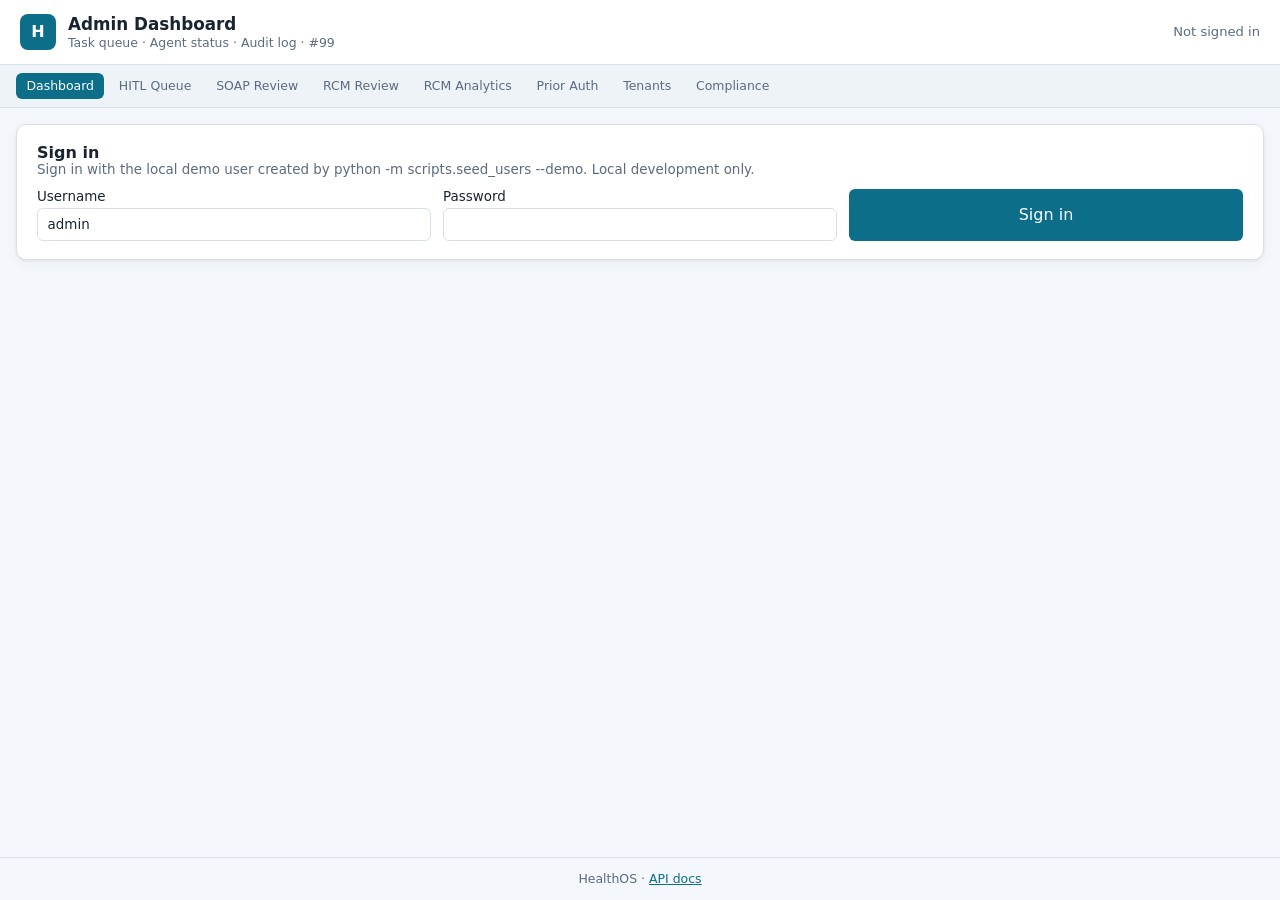
<file: ui/index.html>
<!DOCTYPE html>
<html lang="en">
<head>
  <meta charset="UTF-8" />
  <meta http-equiv="refresh" content="0;url=/ui/admin/" />
  <title>HealthOS UI</title>
</head>
<body>
  <p>Redirecting to <a href="/ui/admin/">Admin Dashboard</a>…</p>
</body>
</html>
</file>
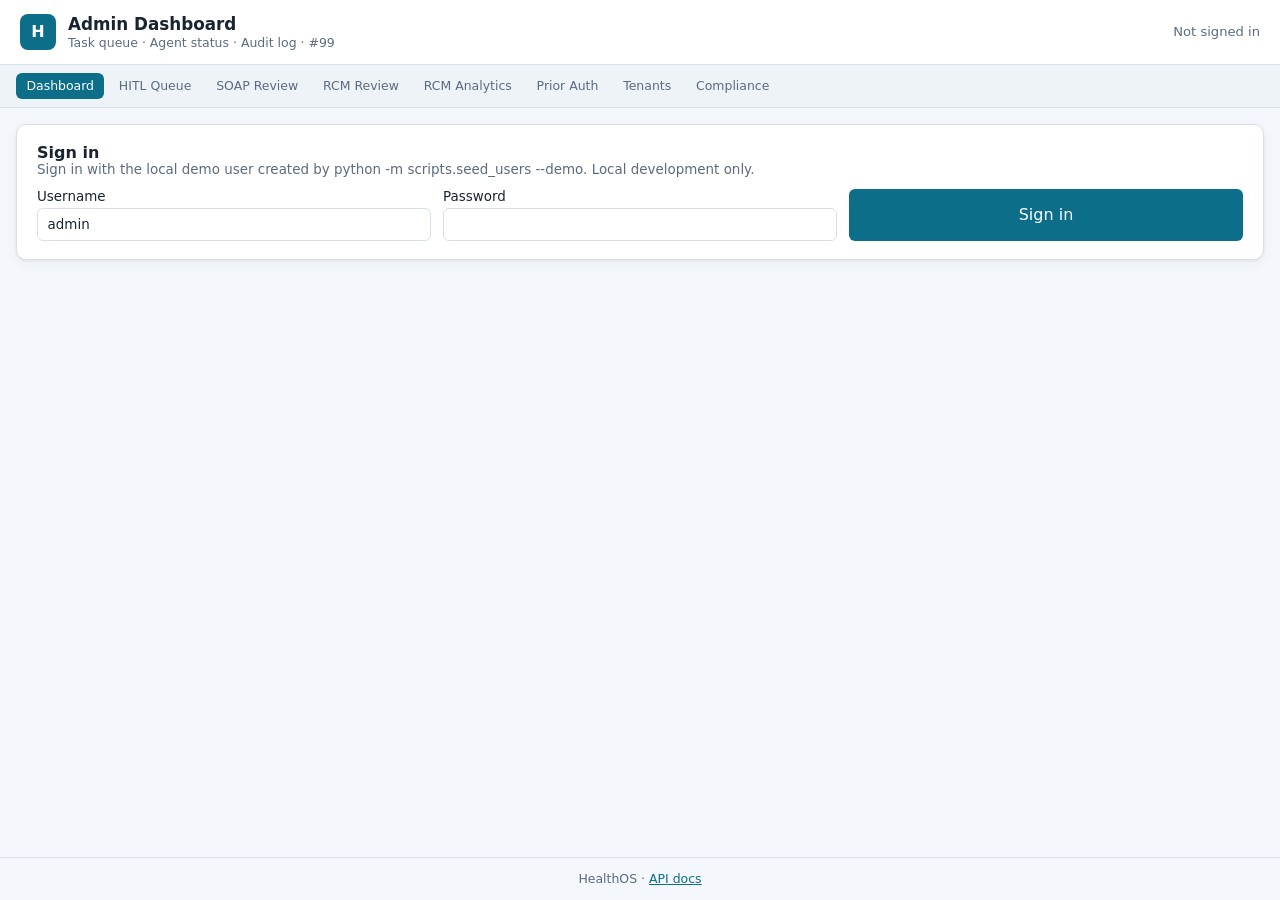
<file: ui/admin/index.html>
﻿<!DOCTYPE html>
<html lang="en">
<head>
  <meta charset="UTF-8" />
  <meta name="viewport" content="width=device-width, initial-scale=1.0" />
  <title>HealthOS — Admin Dashboard</title>
  <link rel="stylesheet" href="/ui/shared/healthos.css" />
</head>
<body>
  <header class="app-header">
    <div class="brand">
      <span class="brand-mark">H</span>
      <div>
        <h1>Admin Dashboard</h1>
        <p class="subtitle">Task queue · Agent status · Audit log · #99</p>
      </div>
    </div>
    <div id="auth-status" class="auth-status">Not signed in</div>
  </header>
  <nav class="top-nav"></nav>

  <main class="layout layout-wide">
    <section id="login-panel" class="card">
      <h2>Sign in</h2>
      <p class="hint">Sign in with the local demo user created by python -m scripts.seed_users --demo. Local development only.</p>
      <form id="login-form" class="form-grid">
        <label>Username <input type="text" id="username" value="admin" required /></label>
        <label>Password <input type="password" id="password" required /></label>
        <button type="submit" class="btn btn-primary">Sign in</button>
      </form>
      <p id="login-error" class="error hidden"></p>
    </section>

    <div id="dashboard" class="hidden">
      <section class="card">
        <div class="panel-head"><h2>Agent status</h2><button id="refresh-btn" class="btn btn-secondary btn-sm">Refresh</button></div>
        <div id="agent-indicators" class="agent-indicators"></div>
      </section>

      <section class="card">
        <h2>Task overview</h2>
        <div id="task-stats" class="stats-grid"></div>
      </section>

      <section class="card">
        <div class="panel-head">
          <h2>HITL review queue</h2>
          <a href="/ui/hitl-review/" class="btn btn-secondary btn-sm">Open HITL UI →</a>
        </div>
        <p class="hint"><span id="hitl-count">0</span> tasks awaiting approval</p>
        <div style="overflow-x:auto">
          <table class="data-table" id="hitl-table">
            <thead><tr><th>Priority</th><th>Type</th><th>Task ID</th><th>Confidence</th><th>Updated</th></tr></thead>
            <tbody></tbody>
          </table>
        </div>
      </section>

      <section class="card">
        <h2>Recent tasks</h2>
        <div style="overflow-x:auto">
          <table class="data-table" id="tasks-table">
            <thead><tr><th>Status</th><th>Type</th><th>Priority</th><th>Task ID</th><th>Updated</th></tr></thead>
            <tbody></tbody>
          </table>
        </div>
      </section>

      <section class="card">
        <div class="panel-head">
          <h2>Audit log</h2>
          <a href="/ui/compliance/" class="btn btn-secondary btn-sm">Compliance export →</a>
        </div>
        <div style="overflow-x:auto">
          <table class="data-table" id="audit-table">
            <thead><tr><th>Time</th><th>Action</th><th>Actor</th><th>Resource</th></tr></thead>
            <tbody></tbody>
          </table>
        </div>
      </section>
    </div>
    <p id="dash-error" class="error hidden"></p>
  </main>
  <footer class="app-footer">HealthOS · <a href="/docs" target="_blank">API docs</a></footer>
  <script src="/ui/shared/healthos.js"></script>
  <script src="app.js"></script>
</body>
</html>
</file>
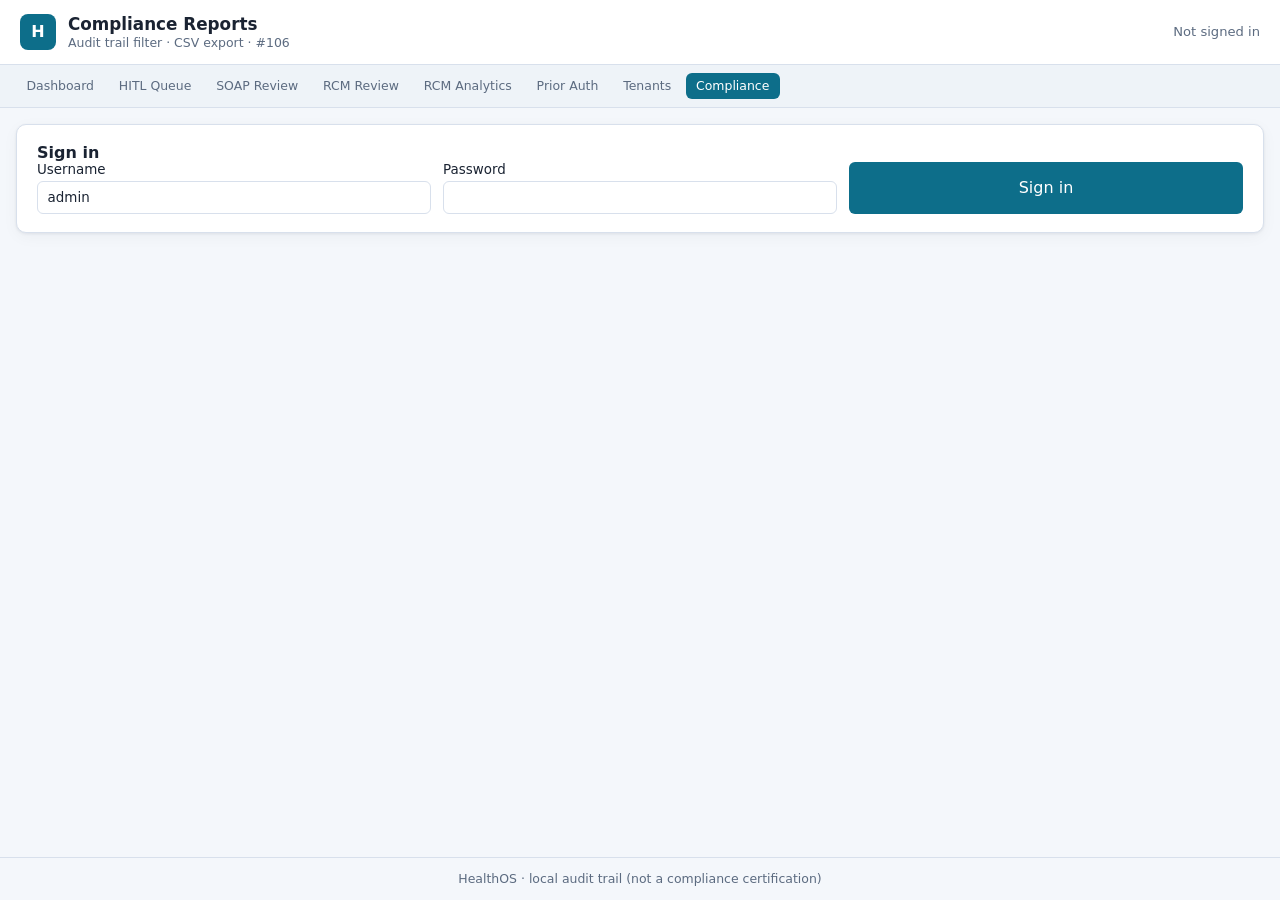
<file: ui/compliance/index.html>
﻿<!DOCTYPE html>
<html lang="en">
<head>
  <meta charset="UTF-8" />
  <meta name="viewport" content="width=device-width, initial-scale=1.0" />
  <title>HealthOS — Compliance Reports</title>
  <link rel="stylesheet" href="/ui/shared/healthos.css" />
</head>
<body>
  <header class="app-header">
    <div class="brand">
      <span class="brand-mark">H</span>
      <div>
        <h1>Compliance Reports</h1>
        <p class="subtitle">Audit trail filter · CSV export · #106</p>
      </div>
    </div>
    <div id="auth-status" class="auth-status">Not signed in</div>
  </header>
  <nav class="top-nav"></nav>

  <main class="layout layout-wide">
    <section id="login-panel" class="card">
      <h2>Sign in</h2>
      <form id="login-form" class="form-grid">
        <label>Username <input type="text" id="username" value="admin" required /></label>
        <label>Password <input type="password" id="password" required /></label>
        <button type="submit" class="btn btn-primary">Sign in</button>
      </form>
      <p id="login-error" class="error hidden"></p>
    </section>

    <section id="compliance-panel" class="card hidden">
      <h2>Filter audit trail</h2>
      <div class="form-grid">
        <label>Action contains <input id="filter-action" placeholder="e.g. RCM_CODE" /></label>
        <label>Actor ID <input id="filter-actor" placeholder="user UUID" /></label>
        <label>Resource type <input id="filter-resource" placeholder="e.g. claim" /></label>
        <label>Date from <input type="date" id="filter-from" /></label>
        <label>Date to <input type="date" id="filter-to" /></label>
        <div class="actions" style="align-items:flex-end">
          <button id="search-btn" class="btn btn-primary">Search</button>
          <button id="export-btn" class="btn btn-secondary">Export CSV</button>
        </div>
      </div>

      <div style="overflow-x:auto;margin-top:1rem">
        <table class="data-table" id="audit-table">
          <thead>
            <tr>
              <th>Time</th>
              <th>Action</th>
              <th>Actor</th>
              <th>Type</th>
              <th>Resource</th>
              <th>Task</th>
            </tr>
          </thead>
          <tbody></tbody>
        </table>
      </div>
      <p id="compliance-error" class="error hidden"></p>
    </section>
  </main>
  <footer class="app-footer">HealthOS · local audit trail (not a compliance certification)</footer>
  <script src="/ui/shared/healthos.js"></script>
  <script src="app.js"></script>
</body>
</html>
</file>
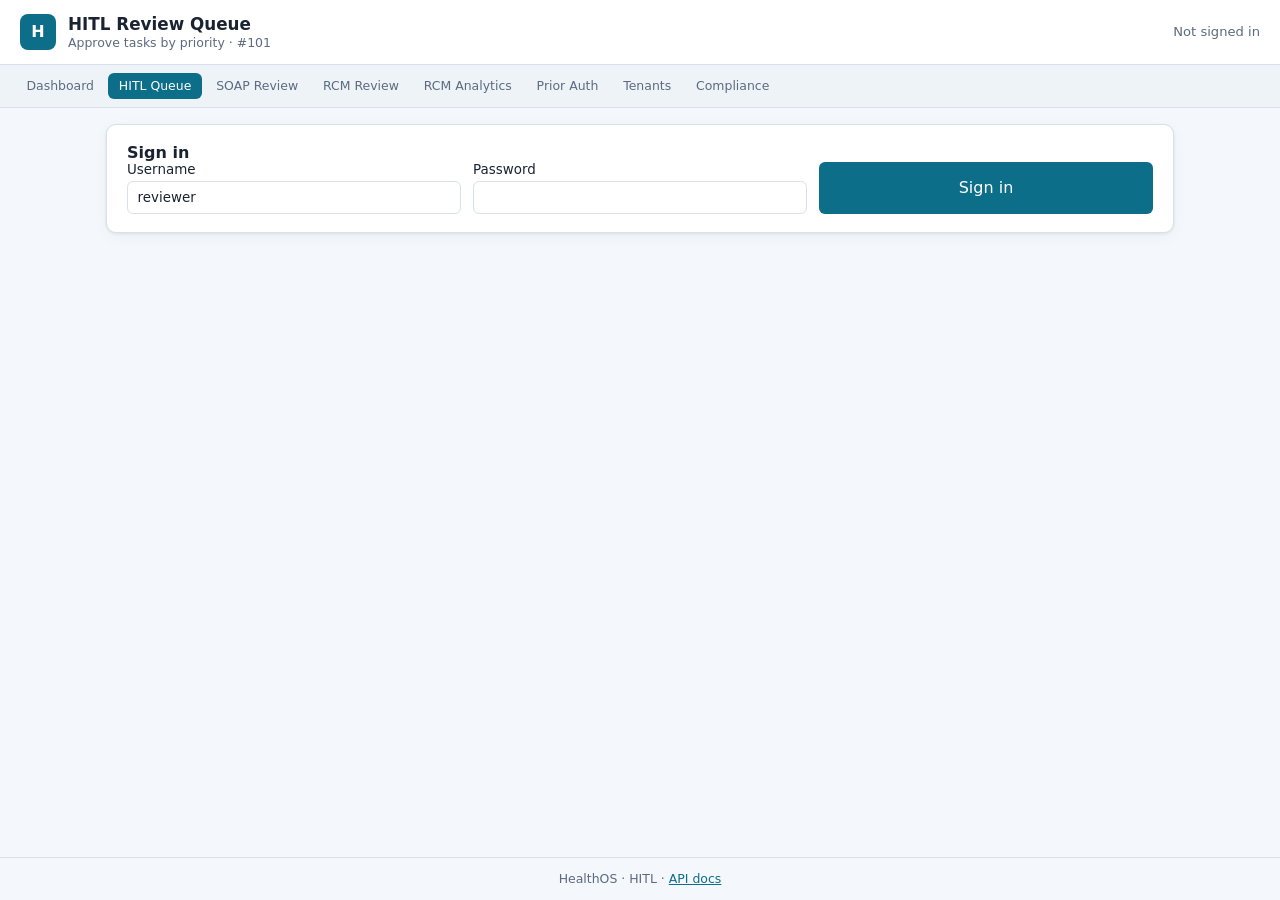
<file: ui/hitl-review/index.html>
<!DOCTYPE html>
<html lang="en">
<head>
  <meta charset="UTF-8" />
  <meta name="viewport" content="width=device-width, initial-scale=1.0" />
  <title>HealthOS — HITL Review Queue</title>
  <link rel="stylesheet" href="/ui/shared/healthos.css" />
</head>
<body>
  <header class="app-header">
    <div class="brand">
      <span class="brand-mark">H</span>
      <div>
        <h1>HITL Review Queue</h1>
        <p class="subtitle">Approve tasks by priority · #101</p>
      </div>
    </div>
    <div id="auth-status" class="auth-status">Not signed in</div>
  </header>
  <nav class="top-nav"></nav>

  <main class="layout">
    <section id="login-panel" class="card">
      <h2>Sign in</h2>
      <form id="login-form" class="form-grid">
        <label>Username <input type="text" id="username" value="reviewer" required /></label>
        <label>Password <input type="password" id="password" required /></label>
        <button type="submit" class="btn btn-primary">Sign in</button>
      </form>
      <p id="login-error" class="error hidden"></p>
    </section>

    <section id="queue-panel" class="card hidden">
      <div class="panel-head">
        <h2>Tasks awaiting approval</h2>
        <button id="refresh-btn" class="btn btn-secondary btn-sm">Refresh</button>
      </div>
      <div id="queue-list"></div>
      <p id="queue-error" class="error hidden"></p>
    </section>
  </main>
  <footer class="app-footer">HealthOS · HITL · <a href="/docs" target="_blank">API docs</a></footer>
  <script src="/ui/shared/healthos.js"></script>
  <script src="app.js"></script>
</body>
</html>
</file>
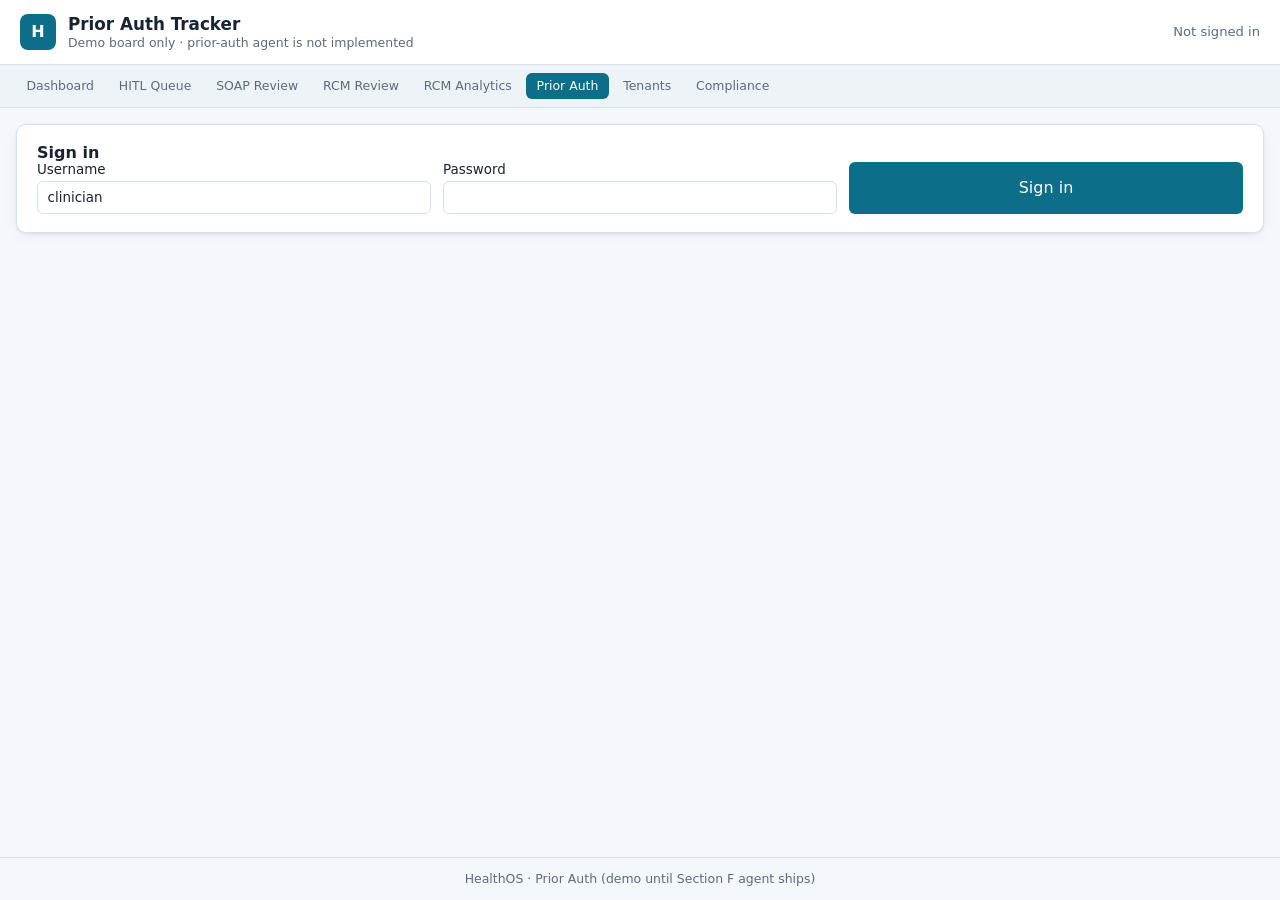
<file: ui/prior-auth/index.html>
﻿<!DOCTYPE html>
<html lang="en">
<head>
  <meta charset="UTF-8" />
  <meta name="viewport" content="width=device-width, initial-scale=1.0" />
  <title>HealthOS — Prior Auth Tracker</title>
  <link rel="stylesheet" href="/ui/shared/healthos.css" />
</head>
<body>
  <header class="app-header">
    <div class="brand">
      <span class="brand-mark">H</span>
      <div>
        <h1>Prior Auth Tracker</h1>
        <p class="subtitle">Demo board only · prior-auth agent is not implemented</p>
      </div>
    </div>
    <div id="auth-status" class="auth-status">Not signed in</div>
  </header>
  <nav class="top-nav"></nav>

  <main class="layout layout-wide">
    <section id="login-panel" class="card">
      <h2>Sign in</h2>
      <form id="login-form" class="form-grid">
        <label>Username <input type="text" id="username" value="clinician" required /></label>
        <label>Password <input type="password" id="password" required /></label>
        <button type="submit" class="btn btn-primary">Sign in</button>
      </form>
      <p id="login-error" class="error hidden"></p>
    </section>

    <section id="board-panel" class="card hidden">
      <div class="panel-head">
        <h2>Authorization board</h2>
        <button id="seed-btn" class="btn btn-secondary btn-sm">Seed demo cards</button>
      </div>
      <p id="board-note" class="hint"></p>
      <div class="kanban" id="kanban"></div>
      <p id="board-error" class="error hidden"></p>
    </section>
  </main>
  <footer class="app-footer">HealthOS · Prior Auth (demo until Section F agent ships)</footer>
  <script src="/ui/shared/healthos.js"></script>
  <script src="app.js"></script>
</body>
</html>
</file>
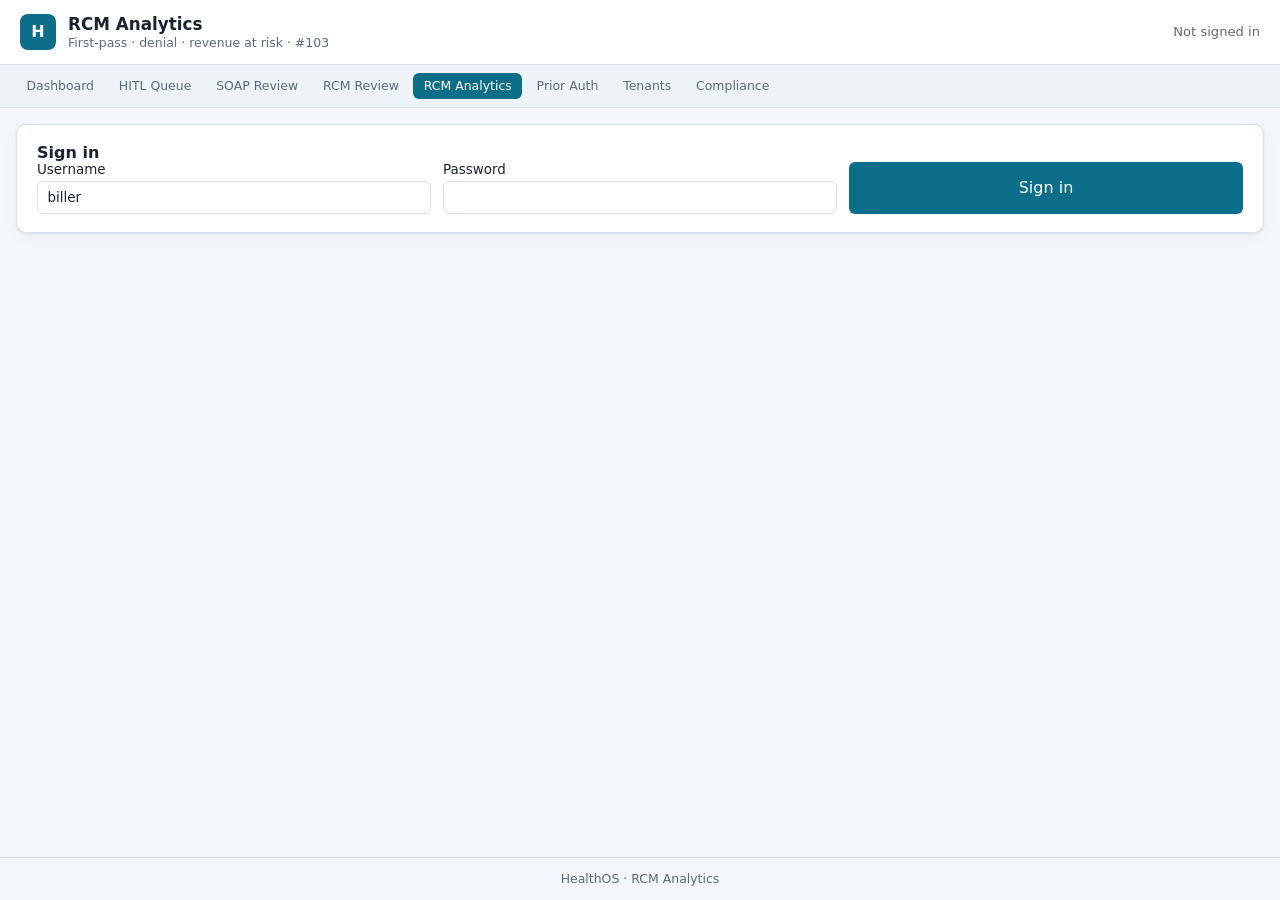
<file: ui/rcm-analytics/index.html>
﻿<!DOCTYPE html>
<html lang="en">
<head>
  <meta charset="UTF-8" />
  <meta name="viewport" content="width=device-width, initial-scale=1.0" />
  <title>HealthOS — RCM Analytics</title>
  <link rel="stylesheet" href="/ui/shared/healthos.css" />
</head>
<body>
  <header class="app-header">
    <div class="brand">
      <span class="brand-mark">H</span>
      <div>
        <h1>RCM Analytics</h1>
        <p class="subtitle">First-pass · denial · revenue at risk · #103</p>
      </div>
    </div>
    <div id="auth-status" class="auth-status">Not signed in</div>
  </header>
  <nav class="top-nav"></nav>

  <main class="layout layout-wide">
    <section id="login-panel" class="card">
      <h2>Sign in</h2>
      <form id="login-form" class="form-grid">
        <label>Username <input type="text" id="username" value="biller" required /></label>
        <label>Password <input type="password" id="password" required /></label>
        <button type="submit" class="btn btn-primary">Sign in</button>
      </form>
      <p id="login-error" class="error hidden"></p>
    </section>

    <div id="analytics-panel" class="hidden">
      <section class="card">
        <h2>Filters</h2>
        <div class="form-grid">
          <label>Date from <input type="date" id="date-from" /></label>
          <label>Date to <input type="date" id="date-to" /></label>
          <label>Payer <input type="text" id="payer-filter" placeholder="e.g. UHC" /></label>
          <div class="actions" style="align-items:flex-end">
            <button id="apply-btn" class="btn btn-primary">Apply</button>
          </div>
        </div>
      </section>

      <section class="card">
        <h2>Summary</h2>
        <div id="summary-stats" class="stats-grid"></div>
        <p id="analytics-note" class="hint"></p>
      </section>

      <div class="form-grid">
        <section class="card">
          <h2>Denials by payer</h2>
          <div id="payer-chart"></div>
        </section>
        <section class="card">
          <h2>Denials by CPT</h2>
          <div id="cpt-chart"></div>
        </section>
      </div>

      <section class="card">
        <h2>Claims by status</h2>
        <table class="data-table" id="status-table">
          <thead><tr><th>Status</th><th>Count</th></tr></thead>
          <tbody></tbody>
        </table>
      </section>
    </div>
    <p id="analytics-error" class="error hidden"></p>
  </main>
  <footer class="app-footer">HealthOS · RCM Analytics</footer>
  <script src="/ui/shared/healthos.js"></script>
  <script src="app.js"></script>
</body>
</html>
</file>
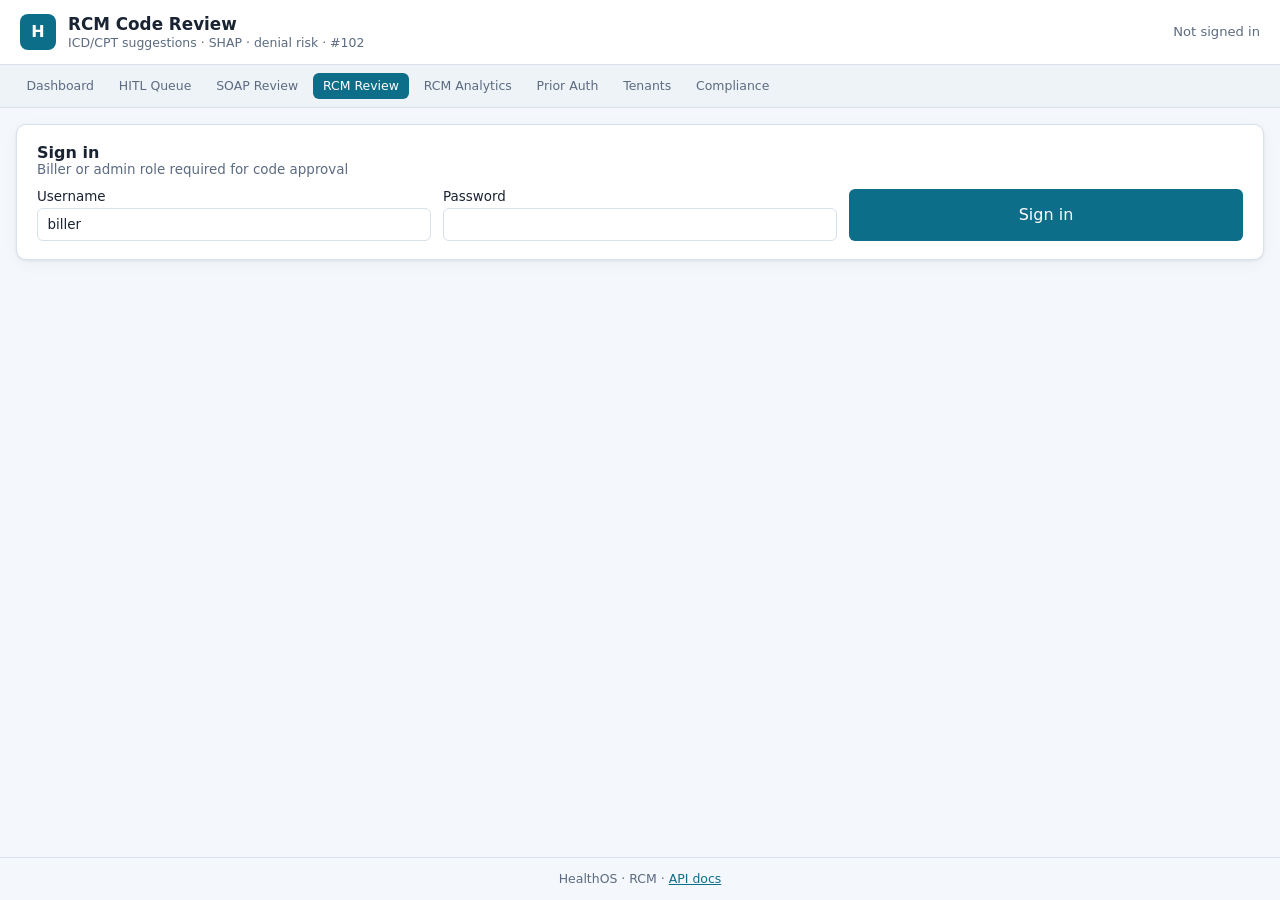
<file: ui/rcm-review/index.html>
﻿<!DOCTYPE html>
<html lang="en">
<head>
  <meta charset="UTF-8" />
  <meta name="viewport" content="width=device-width, initial-scale=1.0" />
  <title>HealthOS — RCM Code Review</title>
  <link rel="stylesheet" href="/ui/shared/healthos.css" />
</head>
<body>
  <header class="app-header">
    <div class="brand">
      <span class="brand-mark">H</span>
      <div>
        <h1>RCM Code Review</h1>
        <p class="subtitle">ICD/CPT suggestions · SHAP · denial risk · #102</p>
      </div>
    </div>
    <div id="auth-status" class="auth-status">Not signed in</div>
  </header>
  <nav class="top-nav"></nav>

  <main class="layout layout-wide">
    <section id="login-panel" class="card">
      <h2>Sign in</h2>
      <p class="hint">Biller or admin role required for code approval</p>
      <form id="login-form" class="form-grid">
        <label>Username <input type="text" id="username" value="biller" required /></label>
        <label>Password <input type="password" id="password" required /></label>
        <button type="submit" class="btn btn-primary">Sign in</button>
      </form>
      <p id="login-error" class="error hidden"></p>
    </section>

    <section id="intake-panel" class="card hidden">
      <div class="panel-head">
        <h2>1. Submit code audit</h2>
        <button id="bootstrap-btn" class="btn btn-secondary btn-sm">Load demo encounters</button>
      </div>
      <div class="form-grid">
        <label class="full-width">Encounter
          <select id="encounter-select"><option value="">— Select —</option></select>
        </label>
        <label class="full-width">Clinical note
          <textarea id="clinical-note" rows="8" placeholder="Paste clinical note text…"></textarea>
        </label>
        <label>Specialty <input id="specialty" value="GENERAL" /></label>
        <label>Payer <input id="payer" value="UHC" /></label>
      </div>
      <div class="actions">
        <button id="audit-btn" class="btn btn-primary">Run code audit</button>
      </div>
      <p id="intake-status" class="hint hidden"></p>
      <p id="intake-error" class="error hidden"></p>
    </section>

    <section id="review-panel" class="card hidden">
      <div class="panel-head"><h2>2. Review &amp; approve codes</h2><div id="risk-badge" class="badge"></div></div>

      <div class="form-grid">
        <div class="card" style="box-shadow:none">
          <h2>ICD-10 suggestions</h2>
          <div id="icd-list"></div>
          <h2 style="margin-top:1rem">SHAP (ICD primary)</h2>
          <div id="shap-icd"></div>
        </div>
        <div class="card" style="box-shadow:none">
          <h2>CPT suggestions</h2>
          <div id="cpt-list"></div>
          <h2 style="margin-top:1rem">SHAP (CPT primary)</h2>
          <div id="shap-cpt"></div>
        </div>
      </div>

      <div class="card" style="margin-top:0.75rem;box-shadow:none">
        <h2>Validation &amp; pre-bill audit</h2>
        <div id="validation-result"></div>
        <div id="prebill-result" style="margin-top:0.5rem"></div>
      </div>

      <div class="form-grid" style="margin-top:0.75rem">
        <label>Override ICD-10 <input id="override-icd" placeholder="Optional override code" /></label>
        <label>Override CPT <input id="override-cpt" placeholder="Optional override code" /></label>
        <label class="full-width">Reviewer notes
          <textarea id="reviewer-notes" rows="2"></textarea>
        </label>
      </div>
      <div class="actions">
        <button id="approve-btn" class="btn btn-success">Approve codes</button>
        <button id="reject-btn" class="btn btn-danger">Reject</button>
      </div>
      <p id="review-error" class="error hidden"></p>
      <p id="review-result" class="hint hidden"></p>
    </section>
  </main>
  <footer class="app-footer">HealthOS · RCM · <a href="/docs" target="_blank">API docs</a></footer>
  <script src="/ui/shared/healthos.js"></script>
  <script src="app.js"></script>
</body>
</html>
</file>
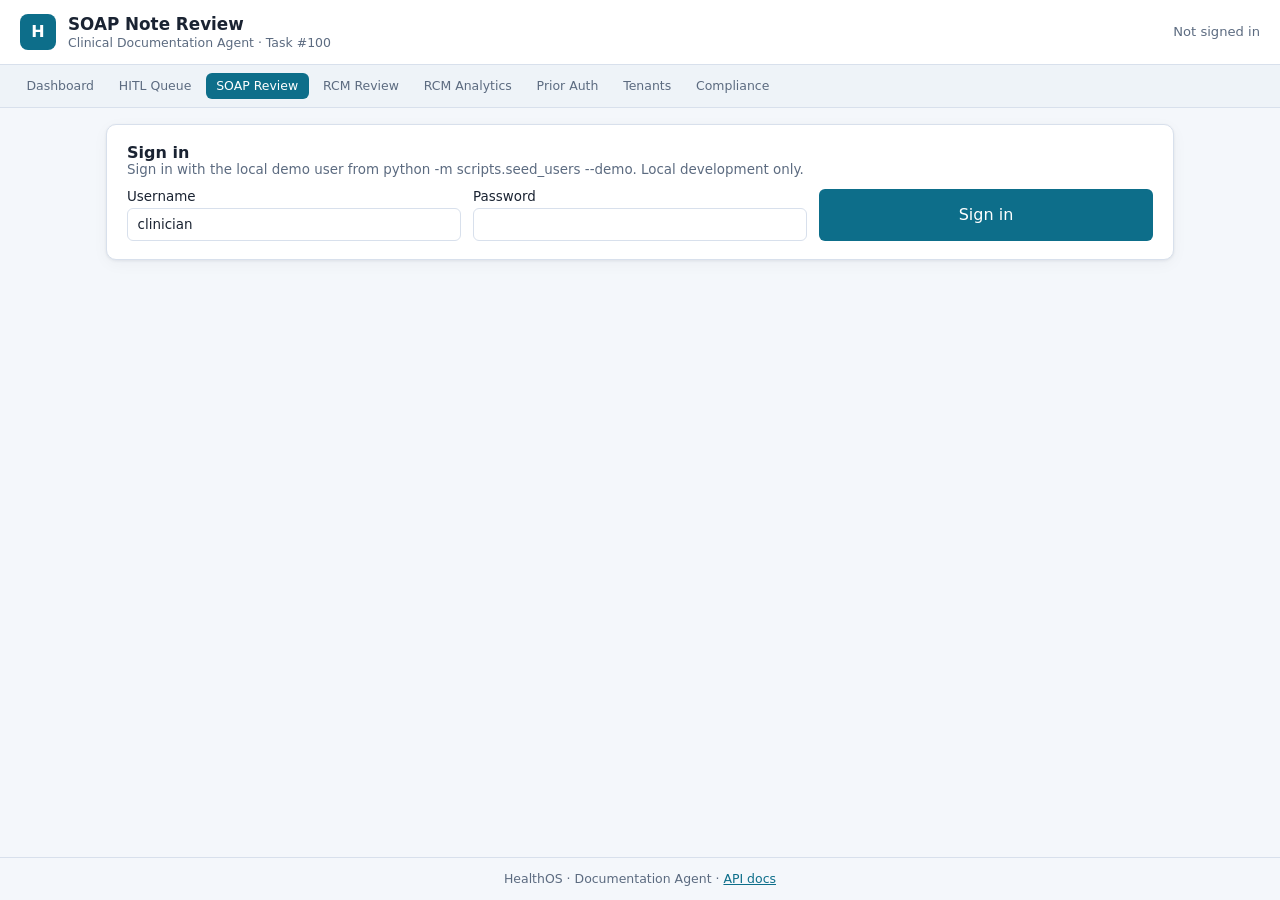
<file: ui/soap-review/index.html>
﻿<!DOCTYPE html>
<html lang="en">
<head>
  <meta charset="UTF-8" />
  <meta name="viewport" content="width=device-width, initial-scale=1.0" />
  <title>HealthOS — SOAP Note Review</title>
  <link rel="stylesheet" href="/ui/shared/healthos.css" />
  <link rel="stylesheet" href="styles.css" />
</head>
<body>
  <header class="app-header">
    <div class="brand">
      <span class="brand-mark">H</span>
      <div>
        <h1>SOAP Note Review</h1>
        <p class="subtitle">Clinical Documentation Agent · Task #100</p>
      </div>
    </div>
    <div id="auth-status" class="auth-status">Not signed in</div>
  </header>
  <nav class="top-nav"></nav>

  <main class="layout">
    <!-- Login -->
    <section id="login-panel" class="card">
      <h2>Sign in</h2>
      <p class="hint">Sign in with the local demo user from python -m scripts.seed_users --demo. Local development only.</p>
      <form id="login-form" class="form-grid">
        <label>
          Username
          <input type="text" id="username" autocomplete="username" value="clinician" required />
        </label>
        <label>
          Password
          <input type="password" id="password" autocomplete="current-password" required />
        </label>
        <button type="submit" class="btn btn-primary">Sign in</button>
      </form>
      <p id="login-error" class="error hidden"></p>
    </section>

    <!-- Intake -->
    <section id="intake-panel" class="card hidden">
      <div class="panel-head">
        <h2>1. Transcript intake</h2>
        <button type="button" id="bootstrap-btn" class="btn btn-secondary btn-sm">Load demo encounters</button>
      </div>

      <div class="form-grid">
        <label class="full-width">
          Encounter
          <select id="encounter-select">
            <option value="">— Select encounter —</option>
          </select>
        </label>
        <label class="full-width">
          Visit transcript
          <textarea id="transcript" rows="10" placeholder="Select an encounter to load a demo transcript, or paste your own…"></textarea>
        </label>
      </div>

      <div class="actions">
        <button type="button" id="generate-btn" class="btn btn-primary">Generate SOAP note</button>
      </div>

      <div id="task-status" class="status-bar hidden">
        <span id="status-label">Processing…</span>
        <span id="confidence-badge" class="badge hidden"></span>
      </div>
      <p id="intake-error" class="error hidden"></p>
    </section>

    <!-- Review -->
    <section id="review-panel" class="card hidden">
      <div class="panel-head">
        <h2>2. Review &amp; approve</h2>
        <div id="meta-chips" class="chips"></div>
      </div>

      <p class="hint">Edit any section before approval. Changed sections are highlighted.</p>

      <div class="soap-grid">
        <label class="soap-field" data-key="subjective">
          <span class="soap-label">Subjective <em class="edited-tag hidden">edited</em></span>
          <textarea id="soap-subjective" rows="6"></textarea>
        </label>
        <label class="soap-field" data-key="objective">
          <span class="soap-label">Objective <em class="edited-tag hidden">edited</em></span>
          <textarea id="soap-objective" rows="6"></textarea>
        </label>
        <label class="soap-field" data-key="assessment">
          <span class="soap-label">Assessment <em class="edited-tag hidden">edited</em></span>
          <textarea id="soap-assessment" rows="5"></textarea>
        </label>
        <label class="soap-field" data-key="plan">
          <span class="soap-label">Plan <em class="edited-tag hidden">edited</em></span>
          <textarea id="soap-plan" rows="6"></textarea>
        </label>
      </div>

      <div class="actions">
        <button type="button" id="approve-btn" class="btn btn-success">Approve &amp; write to FHIR</button>
        <button type="button" id="reject-btn" class="btn btn-danger btn-outline">Reject note</button>
      </div>
      <p id="review-error" class="error hidden"></p>
      <div id="approval-result" class="result-banner hidden"></div>
    </section>
  </main>

  <footer class="app-footer">
    HealthOS · Documentation Agent · <a href="/docs" target="_blank">API docs</a>
  </footer>

  <script src="/ui/shared/healthos.js"></script>
  <script src="app.js"></script>
</body>
</html>
</file>
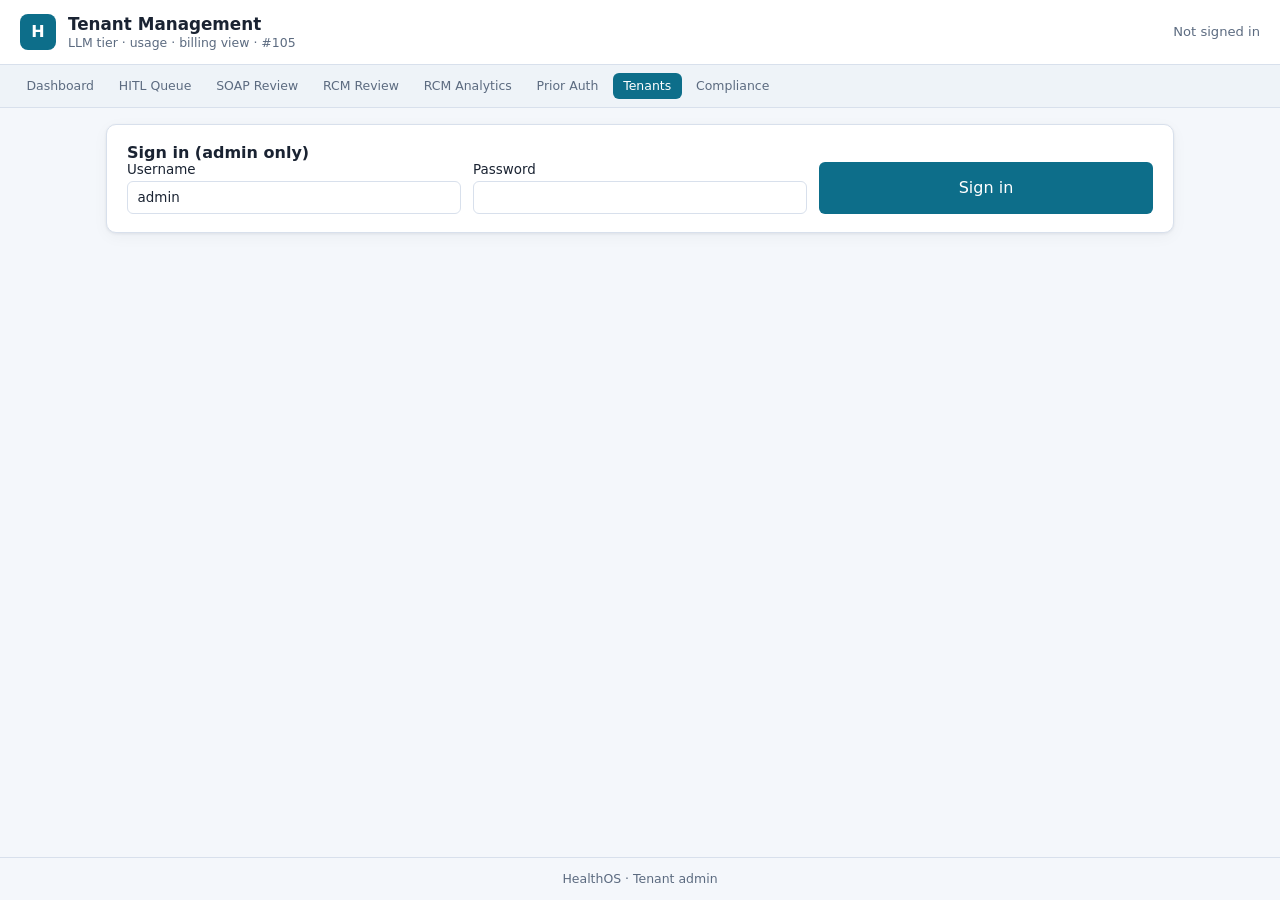
<file: ui/tenant-mgmt/index.html>
﻿<!DOCTYPE html>
<html lang="en">
<head>
  <meta charset="UTF-8" />
  <meta name="viewport" content="width=device-width, initial-scale=1.0" />
  <title>HealthOS — Tenant Management</title>
  <link rel="stylesheet" href="/ui/shared/healthos.css" />
</head>
<body>
  <header class="app-header">
    <div class="brand">
      <span class="brand-mark">H</span>
      <div>
        <h1>Tenant Management</h1>
        <p class="subtitle">LLM tier · usage · billing view · #105</p>
      </div>
    </div>
    <div id="auth-status" class="auth-status">Not signed in</div>
  </header>
  <nav class="top-nav"></nav>

  <main class="layout">
    <section id="login-panel" class="card">
      <h2>Sign in (admin only)</h2>
      <form id="login-form" class="form-grid">
        <label>Username <input type="text" id="username" value="admin" required /></label>
        <label>Password <input type="password" id="password" required /></label>
        <button type="submit" class="btn btn-primary">Sign in</button>
      </form>
      <p id="login-error" class="error hidden"></p>
    </section>

    <section id="tenant-panel" class="card hidden">
      <h2>Tenants</h2>
      <p class="hint">Configure per-tenant LLM routing tier (stored in Redis). Task counts reflect Postgres usage.</p>
      <div style="overflow-x:auto">
        <table class="data-table" id="tenant-table">
          <thead>
            <tr>
              <th>Tenant</th>
              <th>Users</th>
              <th>Tasks</th>
              <th>LLM tier</th>
              <th>Display name</th>
              <th></th>
            </tr>
          </thead>
          <tbody></tbody>
        </table>
      </div>
      <p id="tenant-error" class="error hidden"></p>
    </section>
  </main>
  <footer class="app-footer">HealthOS · Tenant admin</footer>
  <script src="/ui/shared/healthos.js"></script>
  <script src="app.js"></script>
</body>
</html>
</file>
<file: ui/shared/healthos.css>
/* HealthOS shared clinician/admin UI — Section J (#107 mobile-responsive) */
:root {
  --bg: #f4f7fb;
  --surface: #ffffff;
  --border: #d8e0ec;
  --text: #1a2332;
  --muted: #5c6b80;
  --primary: #0d6e8a;
  --primary-hover: #0a5870;
  --success: #1a7f4b;
  --danger: #b42318;
  --warn-bg: #fff8e6;
  --warn-border: #f0c040;
  --edited-bg: #fffbeb;
  --radius: 10px;
  --shadow: 0 1px 3px rgba(26, 35, 50, 0.08), 0 4px 16px rgba(26, 35, 50, 0.04);
  font-family: "Segoe UI", system-ui, -apple-system, sans-serif;
  color: var(--text);
  background: var(--bg);
}

*, *::before, *::after { box-sizing: border-box; }

body {
  margin: 0;
  min-height: 100vh;
  display: flex;
  flex-direction: column;
}

.app-header {
  display: flex;
  align-items: center;
  justify-content: space-between;
  padding: 0.85rem 1.25rem;
  background: var(--surface);
  border-bottom: 1px solid var(--border);
  flex-wrap: wrap;
  gap: 0.5rem;
}

.brand {
  display: flex;
  align-items: center;
  gap: 0.75rem;
}

.brand-mark {
  width: 36px;
  height: 36px;
  border-radius: 8px;
  background: var(--primary);
  color: #fff;
  display: grid;
  place-items: center;
  font-weight: 700;
}

.brand h1 { margin: 0; font-size: 1.05rem; font-weight: 600; }
.subtitle { margin: 0.1rem 0 0; font-size: 0.78rem; color: var(--muted); }

.top-nav {
  display: flex;
  gap: 0.25rem;
  flex-wrap: wrap;
  padding: 0.5rem 1rem;
  background: #eef3f8;
  border-bottom: 1px solid var(--border);
  overflow-x: auto;
}

.top-nav a {
  font-size: 0.78rem;
  padding: 0.35rem 0.65rem;
  border-radius: 6px;
  text-decoration: none;
  color: var(--muted);
  white-space: nowrap;
}

.top-nav a:hover { background: #dce4ef; color: var(--text); }
.top-nav a.active { background: var(--primary); color: #fff; }

.auth-status { font-size: 0.82rem; color: var(--muted); }

.layout {
  flex: 1;
  width: min(1100px, 100%);
  margin: 0 auto;
  padding: 1rem 1rem 2rem;
  display: flex;
  flex-direction: column;
  gap: 1rem;
}

.layout-wide { width: min(1280px, 100%); }

.card {
  background: var(--surface);
  border: 1px solid var(--border);
  border-radius: var(--radius);
  box-shadow: var(--shadow);
  padding: 1.1rem 1.25rem;
}

.card h2 { margin: 0; font-size: 1rem; font-weight: 600; }
.panel-head {
  display: flex;
  align-items: center;
  justify-content: space-between;
  gap: 1rem;
  margin-bottom: 0.75rem;
  flex-wrap: wrap;
}

.hint { margin: 0 0 0.75rem; font-size: 0.84rem; color: var(--muted); }

.form-grid {
  display: grid;
  grid-template-columns: repeat(auto-fit, minmax(200px, 1fr));
  gap: 0.75rem;
}
.form-grid .full-width { grid-column: 1 / -1; }

label {
  display: flex;
  flex-direction: column;
  gap: 0.3rem;
  font-size: 0.84rem;
  font-weight: 500;
}

input, select, textarea {
  font: inherit;
  padding: 0.5rem 0.6rem;
  border: 1px solid var(--border);
  border-radius: 6px;
  background: #fff;
  color: var(--text);
}
textarea { resize: vertical; line-height: 1.45; min-height: 80px; }

input:focus, select:focus, textarea:focus {
  outline: 2px solid rgba(13, 110, 138, 0.35);
  border-color: var(--primary);
}

.actions { display: flex; gap: 0.5rem; margin-top: 0.85rem; flex-wrap: wrap; }

.btn {
  font: inherit;
  font-weight: 500;
  padding: 0.5rem 0.9rem;
  border-radius: 6px;
  border: none;
  cursor: pointer;
  transition: background 0.15s;
}
.btn:disabled { opacity: 0.55; cursor: not-allowed; }
.btn-primary { background: var(--primary); color: #fff; }
.btn-primary:hover:not(:disabled) { background: var(--primary-hover); }
.btn-secondary { background: #e8eef5; color: var(--text); }
.btn-secondary:hover:not(:disabled) { background: #dce4ef; }
.btn-success { background: var(--success); color: #fff; }
.btn-danger { background: var(--danger); color: #fff; }
.btn-sm { font-size: 0.78rem; padding: 0.35rem 0.65rem; }

.error { margin: 0.6rem 0 0; color: var(--danger); font-size: 0.84rem; }
.hidden { display: none !important; }

.stats-grid {
  display: grid;
  grid-template-columns: repeat(auto-fit, minmax(140px, 1fr));
  gap: 0.65rem;
}

.stat-card {
  padding: 0.75rem;
  border-radius: 8px;
  background: #f8fafc;
  border: 1px solid var(--border);
}
.stat-card .value { font-size: 1.4rem; font-weight: 700; }
.stat-card .label { font-size: 0.75rem; color: var(--muted); }

.agent-indicators {
  display: flex;
  gap: 0.5rem;
  flex-wrap: wrap;
}
.agent-dot {
  display: flex;
  align-items: center;
  gap: 0.35rem;
  font-size: 0.78rem;
  padding: 0.3rem 0.55rem;
  border-radius: 999px;
  background: #f0f4f8;
}
.agent-dot::before {
  content: "";
  width: 8px;
  height: 8px;
  border-radius: 50%;
  background: #94a3b8;
}
.agent-dot.ok::before { background: var(--success); }
.agent-dot.err::before { background: var(--danger); }

.data-table {
  width: 100%;
  border-collapse: collapse;
  font-size: 0.82rem;
}
.data-table th, .data-table td {
  text-align: left;
  padding: 0.5rem 0.6rem;
  border-bottom: 1px solid var(--border);
}
.data-table th { color: var(--muted); font-weight: 600; }
.data-table tr:hover td { background: #f8fafc; }

.badge {
  font-size: 0.72rem;
  padding: 0.12rem 0.45rem;
  border-radius: 999px;
  background: #dbeafe;
  color: #1e40af;
  font-weight: 600;
}
.badge.urgent { background: #fee2e2; color: #991b1b; }
.badge.high { background: #ffedd5; color: #9a3412; }
.badge.blocked { background: #fef3c7; color: #92400e; }
.badge.ok { background: #dcfce7; color: #166534; }

.chips { display: flex; gap: 0.35rem; flex-wrap: wrap; }
.chip {
  font-size: 0.72rem;
  padding: 0.15rem 0.5rem;
  border-radius: 999px;
  background: #f0f4f8;
  color: var(--muted);
}

.kanban {
  display: grid;
  grid-template-columns: repeat(auto-fit, minmax(180px, 1fr));
  gap: 0.75rem;
}
.kanban-col {
  background: #f8fafc;
  border: 1px solid var(--border);
  border-radius: 8px;
  padding: 0.6rem;
  min-height: 200px;
}
.kanban-col h3 {
  margin: 0 0 0.5rem;
  font-size: 0.78rem;
  text-transform: uppercase;
  color: var(--muted);
}
.kanban-card {
  background: var(--surface);
  border: 1px solid var(--border);
  border-radius: 6px;
  padding: 0.55rem;
  margin-bottom: 0.45rem;
  font-size: 0.8rem;
}
.kanban-card select { margin-top: 0.35rem; width: 100%; font-size: 0.75rem; }

.shap-bar {
  display: flex;
  align-items: center;
  gap: 0.5rem;
  margin: 0.25rem 0;
  font-size: 0.78rem;
}
.shap-bar .bar {
  flex: 1;
  height: 6px;
  background: #e2e8f0;
  border-radius: 3px;
  overflow: hidden;
}
.shap-bar .fill {
  height: 100%;
  background: var(--primary);
}

.app-footer {
  text-align: center;
  padding: 0.85rem;
  font-size: 0.78rem;
  color: var(--muted);
  border-top: 1px solid var(--border);
}
.app-footer a { color: var(--primary); }

@media (max-width: 720px) {
  .app-header { flex-direction: column; align-items: flex-start; }
  .top-nav { padding: 0.4rem 0.6rem; }
  .data-table { font-size: 0.75rem; }
  .data-table th, .data-table td { padding: 0.4rem; }
  .kanban { grid-template-columns: 1fr; }
  .btn { min-height: 44px; } /* touch-friendly HITL on mobile (#107) */
}
</file>
<file: ui/soap-review/styles.css>
/* SOAP review — page-specific styles (shared base in /ui/shared/healthos.css) */

.status-bar {
  margin-top: 0.75rem;
  padding: 0.6rem 0.75rem;
  background: #eef4ff;
  border-radius: 6px;
  font-size: 0.85rem;
  display: flex;
  align-items: center;
  gap: 0.5rem;
}

.soap-grid {
  display: grid;
  grid-template-columns: 1fr 1fr;
  gap: 0.75rem;
}

.soap-label {
  display: flex;
  align-items: center;
  gap: 0.4rem;
}

.edited-tag {
  font-style: normal;
  font-size: 0.7rem;
  font-weight: 600;
  color: #b45309;
  background: var(--warn-bg);
  padding: 0.05rem 0.35rem;
  border-radius: 4px;
}

.soap-field.edited textarea {
  background: var(--edited-bg);
  border-color: var(--warn-border);
}

.result-banner {
  margin-top: 0.75rem;
  padding: 0.75rem 1rem;
  border-radius: 6px;
  font-size: 0.85rem;
  line-height: 1.5;
}

.result-banner.success {
  background: #ecfdf3;
  border: 1px solid #86efac;
  color: #166534;
}

.result-banner.warn {
  background: var(--warn-bg);
  border: 1px solid var(--warn-border);
  color: #92400e;
}

.btn-danger.btn-outline {
  background: transparent;
  color: var(--danger);
  border: 1px solid var(--danger);
}
.btn-danger.btn-outline:hover:not(:disabled) {
  background: #fef2f2;
}

@media (max-width: 720px) {
  .soap-grid {
    grid-template-columns: 1fr;
  }
}
</file>
